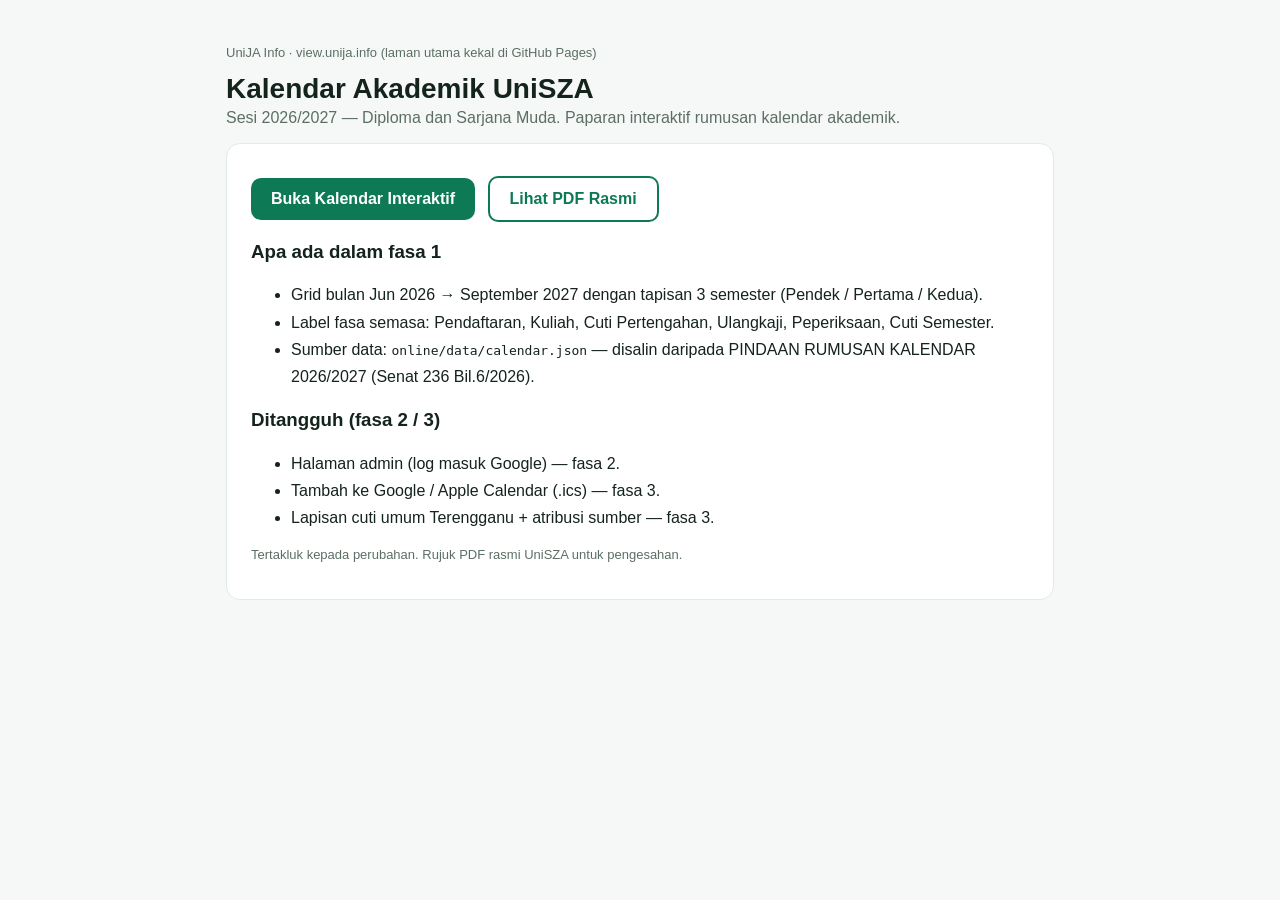
<file: online/index.html>
<!DOCTYPE html>
<html lang="ms">
<head>
<meta charset="UTF-8">
<meta name="viewport" content="width=device-width, initial-scale=1.0">
<!-- deploy-trigger: 2026-11-10 root-directory online -->
<title>UniJA Info — Kalendar Akademik UniSZA</title>
<style>
:root { --bg:#f6f8f7; --card:#fff; --ink:#14231c; --muted:#5c6f64; --brand:#0e7a55; --line:#e2eae5; }
* { box-sizing:border-box; }
body { margin:0; font-family:-apple-system,BlinkMacSystemFont,"Segoe UI",Roboto,Helvetica,Arial,sans-serif; background:var(--bg); color:var(--ink); }
.wrap { max-width:860px; margin:0 auto; padding:32px 16px 64px; }
.card { background:var(--card); border:1px solid var(--line); border-radius:14px; padding:24px; margin-top:16px; }
h1 { font-size:28px; margin:8px 0 4px; }
p.sub { color:var(--muted); margin:0 0 8px; }
.btn { display:inline-block; background:var(--brand); color:#fff; text-decoration:none; padding:12px 20px; border-radius:10px; font-weight:700; margin:8px 8px 0 0; }
.btn.ghost { background:#fff; color:var(--brand); border:2px solid var(--brand); }
ul { line-height:1.7; }
.small { color:var(--muted); font-size:13px; }
</style>
</head>
<body>
<div class="wrap">
  <p class="small">UniJA Info · view.unija.info (laman utama kekal di GitHub Pages)</p>
  <h1>Kalendar Akademik UniSZA</h1>
  <p class="sub">Sesi 2026/2027 — Diploma dan Sarjana Muda. Paparan interaktif rumusan kalendar akademik.</p>
  <div class="card">
    <a class="btn" href="./kalendar/">Buka Kalendar Interaktif</a>
    <a class="btn ghost" href="https://view.unija.info/file/rumusan_kalendar_akademik.html">Lihat PDF Rasmi</a>
    <h3>Apa ada dalam fasa 1</h3>
    <ul>
      <li>Grid bulan Jun 2026 → September 2027 dengan tapisan 3 semester (Pendek / Pertama / Kedua).</li>
      <li>Label fasa semasa: Pendaftaran, Kuliah, Cuti Pertengahan, Ulangkaji, Peperiksaan, Cuti Semester.</li>
      <li>Sumber data: <code>online/data/calendar.json</code> — disalin daripada PINDAAN RUMUSAN KALENDAR 2026/2027 (Senat 236 Bil.6/2026).</li>
    </ul>
    <h3>Ditangguh (fasa 2 / 3)</h3>
    <ul>
      <li>Halaman admin (log masuk Google) — fasa 2.</li>
      <li>Tambah ke Google / Apple Calendar (.ics) — fasa 3.</li>
      <li>Lapisan cuti umum Terengganu + atribusi sumber — fasa 3.</li>
    </ul>
    <p class="small">Tertakluk kepada perubahan. Rujuk PDF rasmi UniSZA untuk pengesahan.</p>
  </div>
</div>
</body>
</html>
</file>
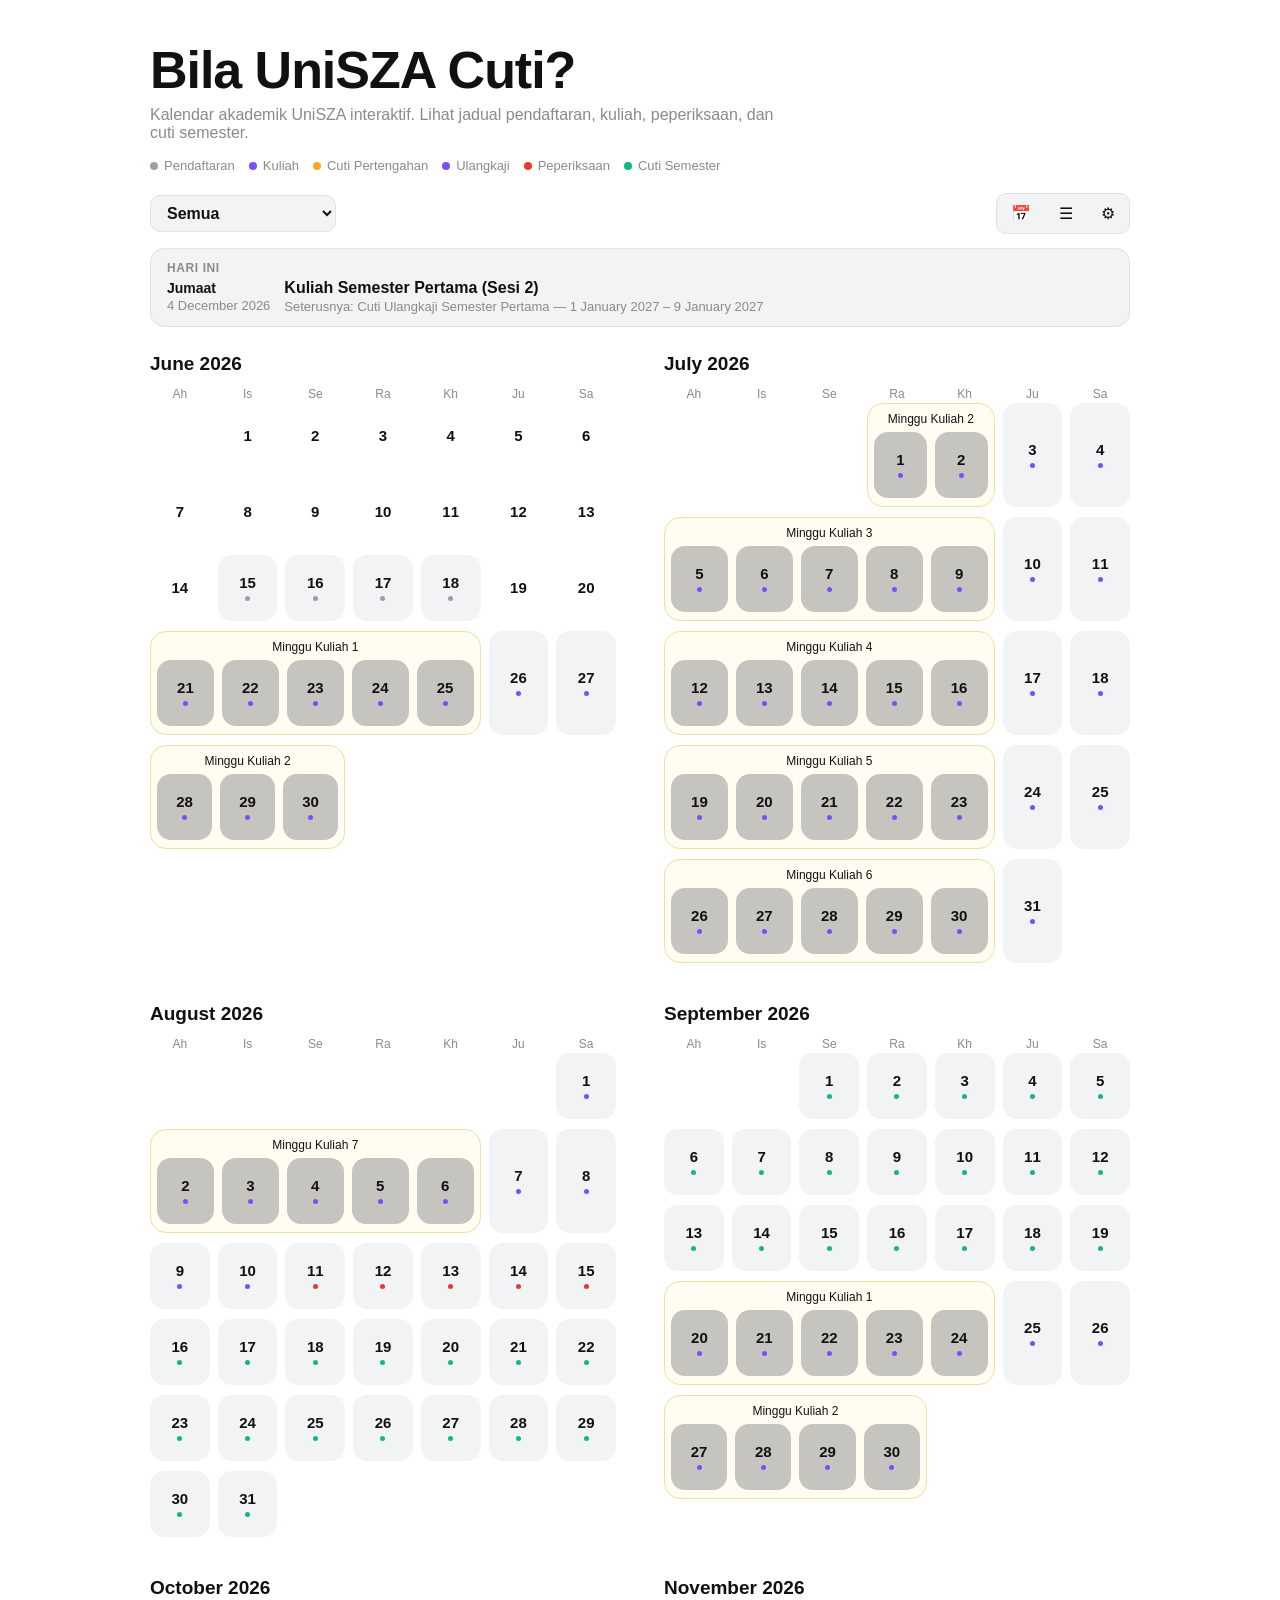
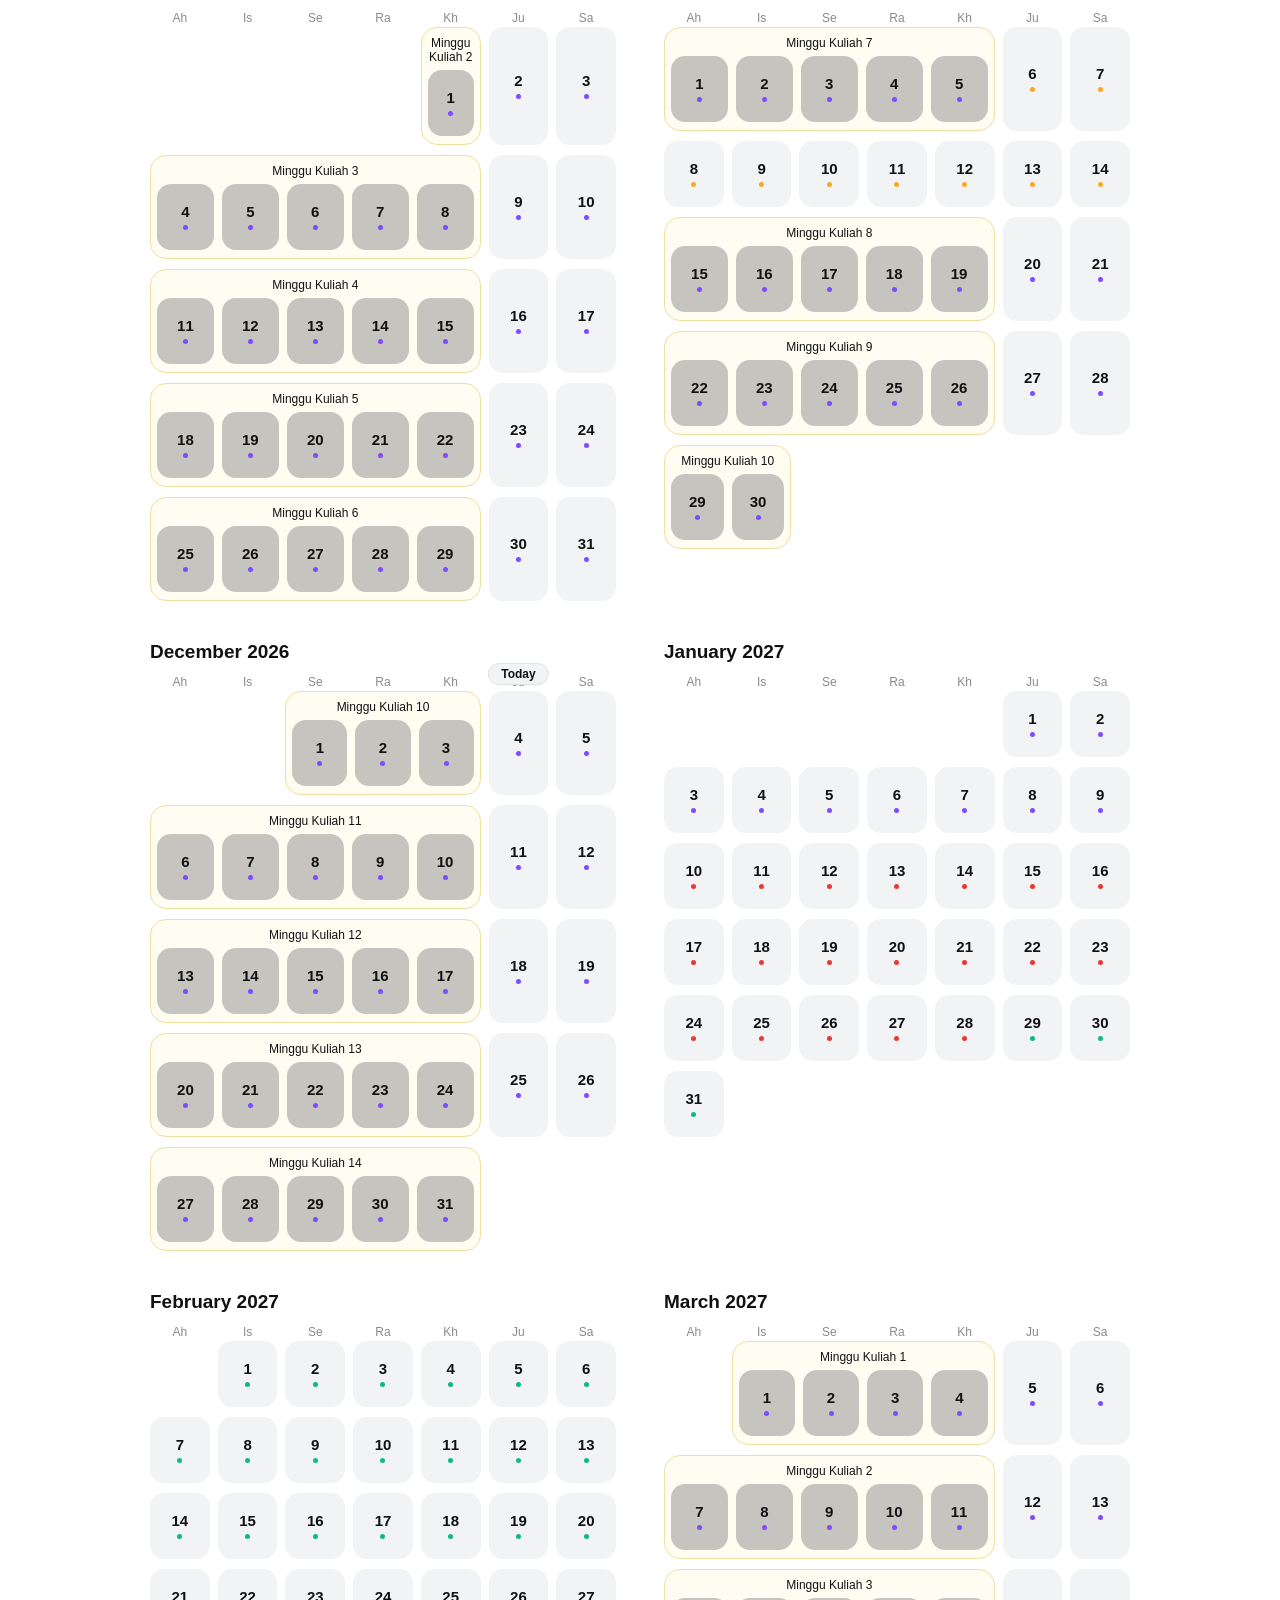
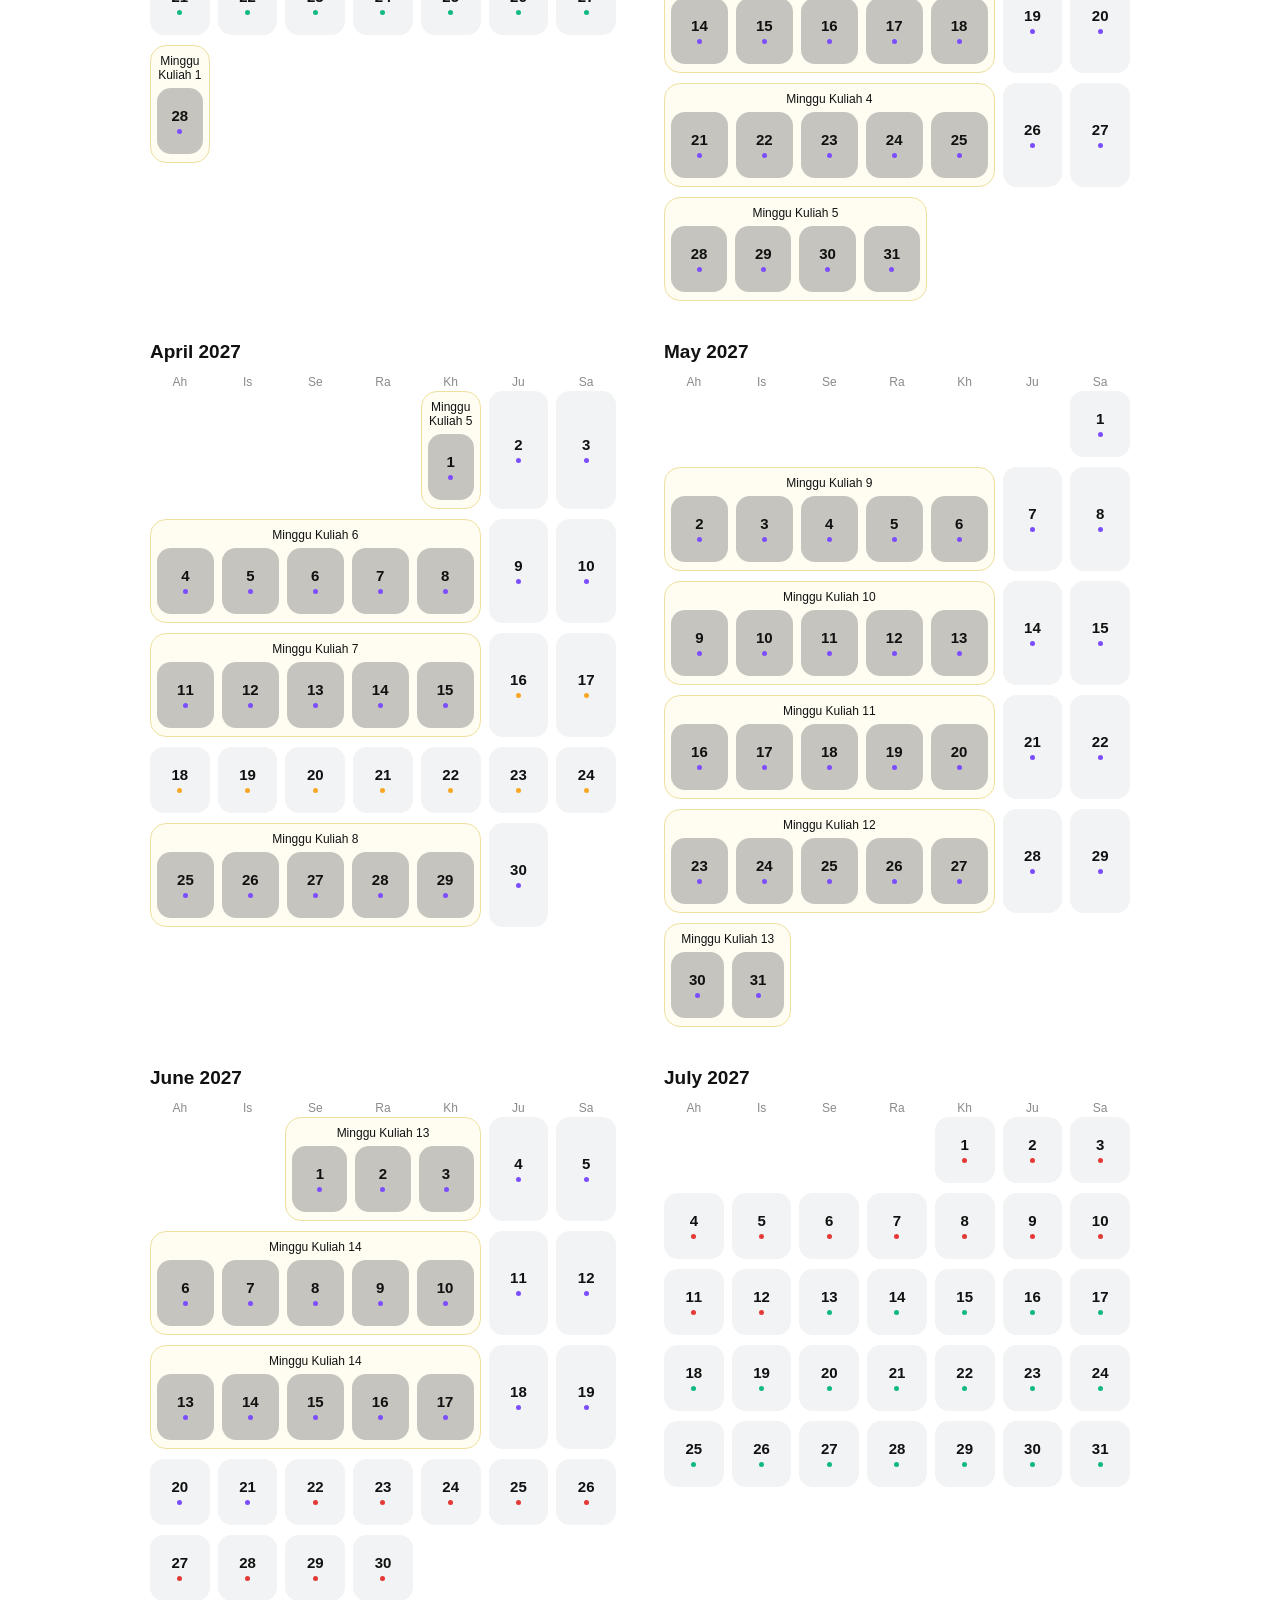
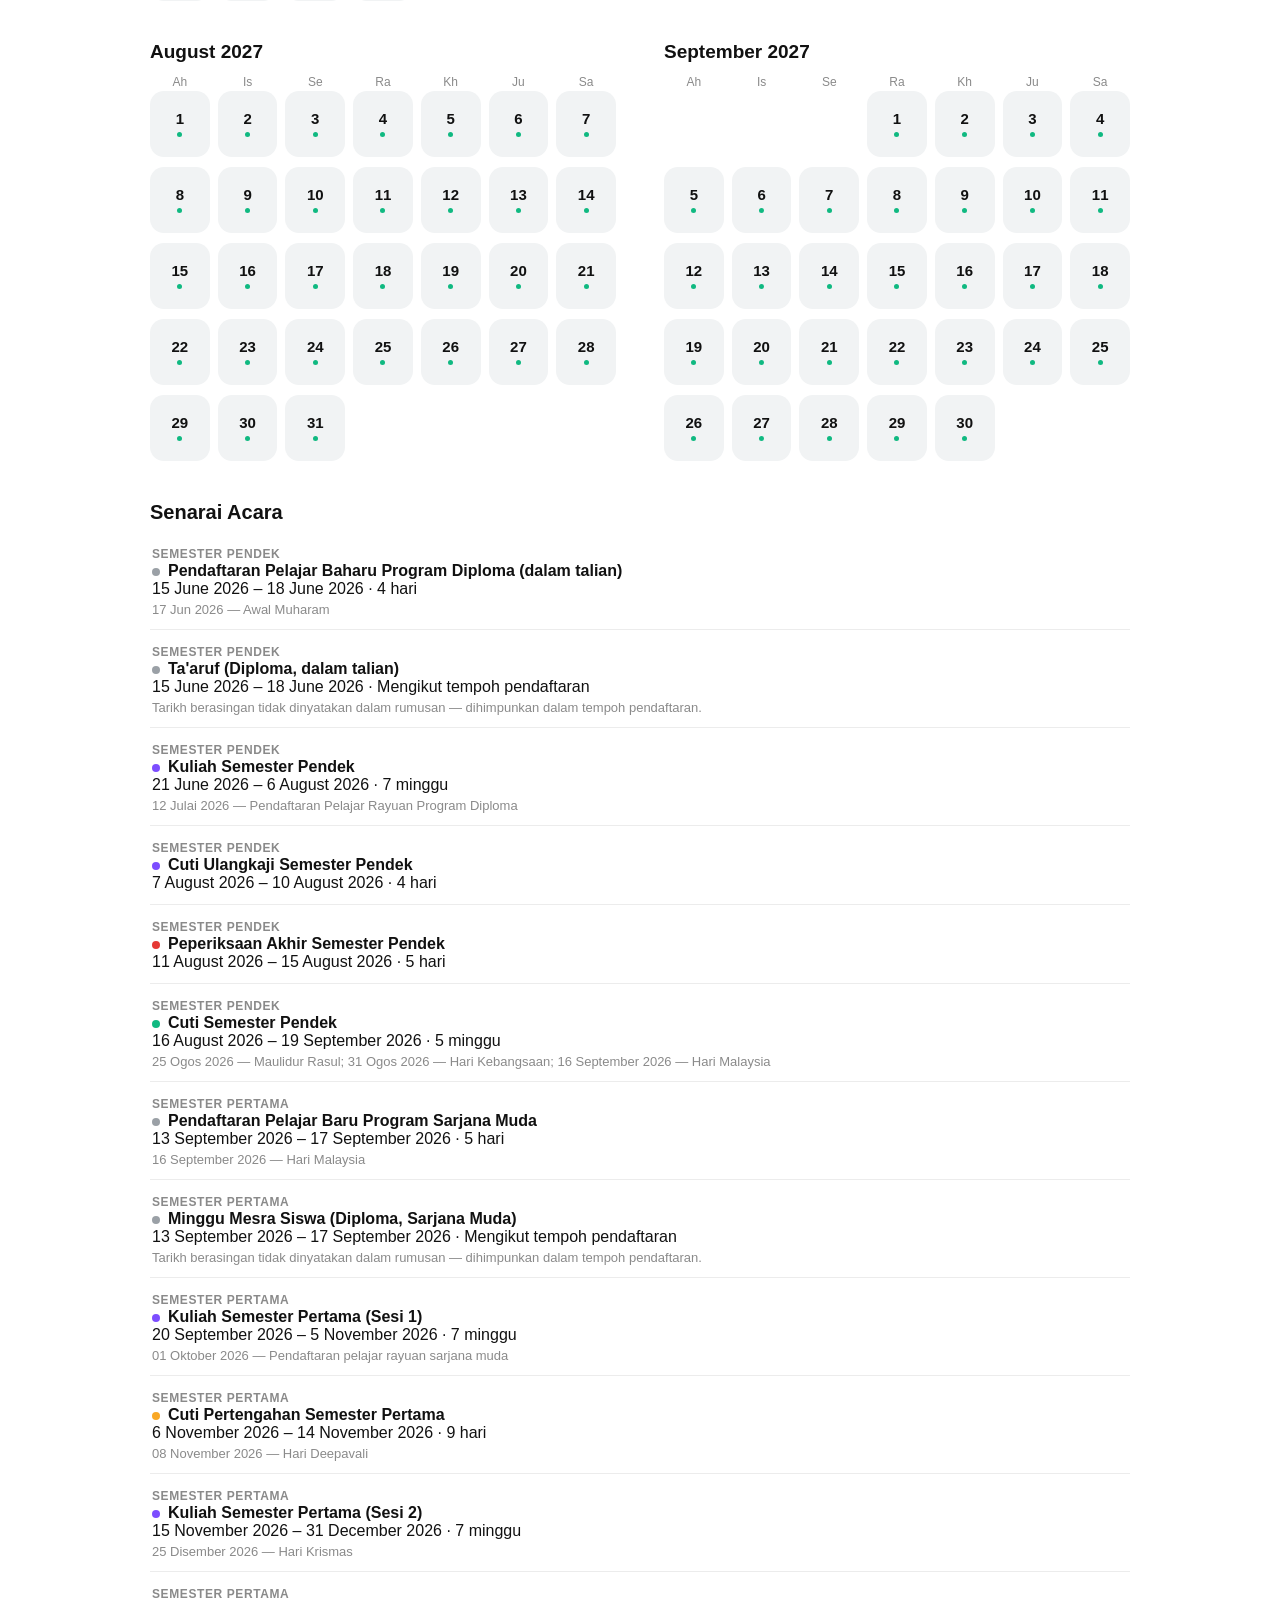
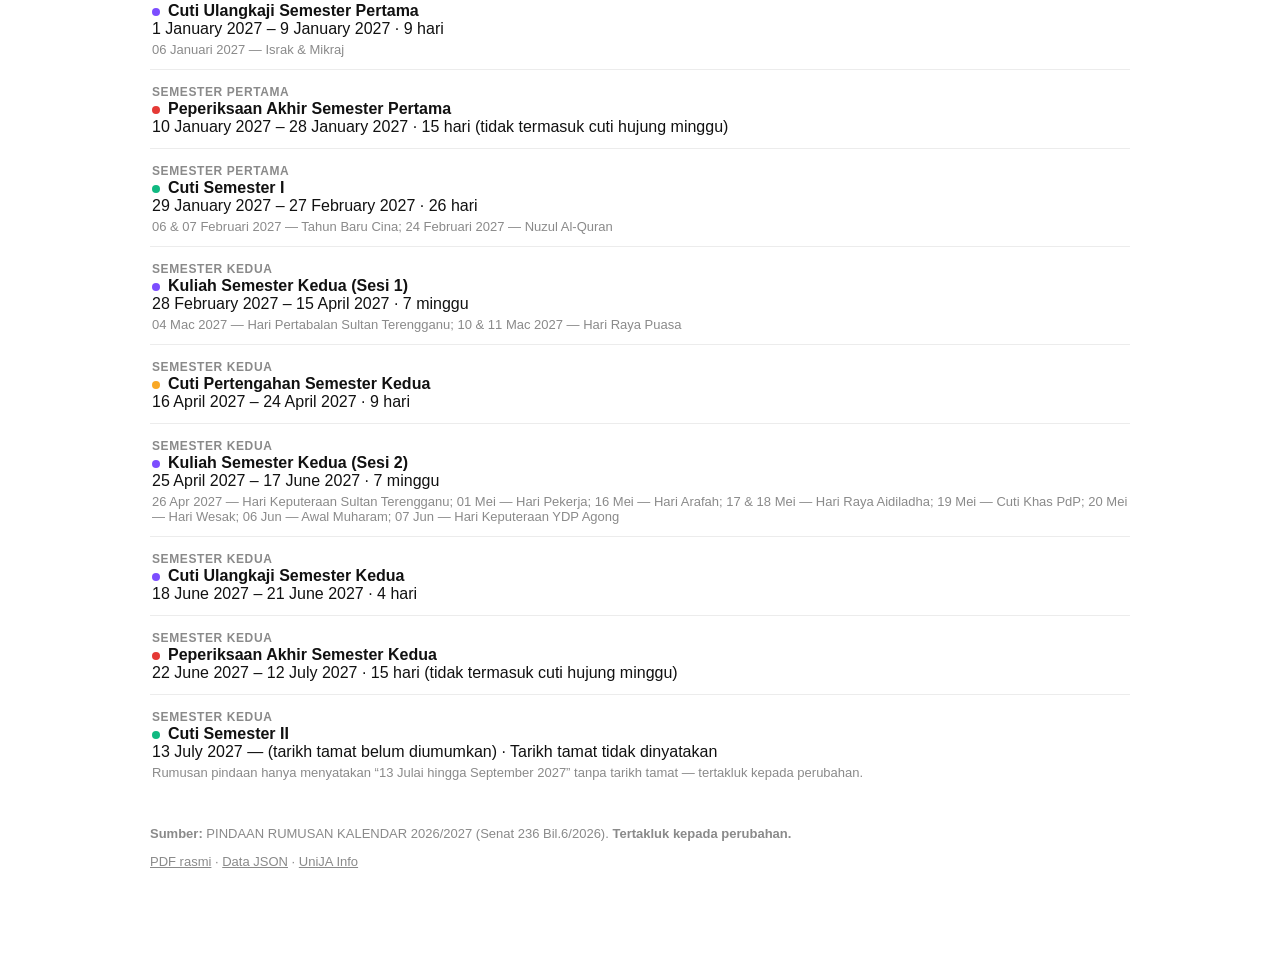
<file: online/kalendar/index.html>
<!DOCTYPE html>
<html lang="ms" data-theme="light">
<head>
<meta charset="UTF-8">
<meta name="viewport" content="width=device-width, initial-scale=1.0">
<title>Bila UniSZA Cuti? — Kalendar Akademik 2026/2027</title>
<link rel="stylesheet" href="./styles.css">
</head>
<body>
<main class="page">
  <p id="week-pill" class="week-pill">—</p>
  <h1>Bila UniSZA Cuti?</h1>
  <p class="tagline">Kalendar akademik UniSZA interaktif. Lihat jadual pendaftaran, kuliah, peperiksaan, dan cuti semester.</p>
  <div id="legend" class="legend"></div>

  <div class="toolbar">
    <select id="sem-select" aria-label="Tapisan semester">
      <option value="semua">Semua</option>
      <option value="pendek">Semester Pendek</option>
      <option value="pertama">Semester Pertama</option>
      <option value="kedua">Semester Kedua</option>
    </select>
    <div class="toolbar-actions">
      <button id="today-btn" type="button" title="Lompat ke hari ini">📅</button>
      <button id="list-btn" type="button" title="Senarai acara">☰</button>
      <button id="theme-btn" type="button" title="Tukar tema">⚙</button>
    </div>
  </div>

  <section id="today-card" class="today-card" aria-live="polite">
    <p class="today-label">Hari Ini</p>
    <div class="today-date"><strong id="today-dow">—</strong><span id="today-full">—</span></div>
    <div class="today-info"><p id="today-phase" class="today-phase">Memuatkan…</p><p id="today-next" class="today-next"></p></div>
  </section>

  <section id="months" class="months"></section>

  <section id="list-section" class="list-section">
    <h2>Senarai Acara</h2>
    <ul id="event-list" class="event-list"></ul>
  </section>

  <footer class="foot">
    <p><strong>Sumber:</strong> PINDAAN RUMUSAN KALENDAR 2026/2027 (Senat 236 Bil.6/2026). <strong>Tertakluk kepada perubahan.</strong></p>
    <p><a href="https://view.unija.info/file/rumusan_kalendar_akademik.html">PDF rasmi</a> · <a href="../data/calendar.json">Data JSON</a> · <a href="../">UniJA Info</a></p>
  </footer>
</main>

<script src="./app.js"></script>
</body>
</html>
</file>
<file: online/kalendar/styles.css>
/* Bila-UniSZA-Cuti theme — minimal, vanilla CSS. Light default + dark via [data-theme]. */
:root {
  --bg:#ffffff; --ink:#111111; --muted:#8a8a8a; --fill:#f1f3f4; --fill-hover:#e6e9eb;
  --card-border:#ececec; --pill-border:#e2e2e2;
  --pendaftaran:#9aa0a6; --kuliah:#7c4dff; --peperiksaan:#e53935; --cuti:#10b981;
  --cuti-pertengahan:#f9a825; --ulangkaji:#7c4dff; --cuti-semester:#10b981;
}
html[data-theme="dark"] {
  --bg:#0a0a0a; --ink:#f2f2f2; --muted:#9a9a9a; --fill:#16181d; --fill-hover:#20242c;
  --card-border:#1d1f24; --pill-border:#2a2d34;
}
* { box-sizing:border-box; }
body { margin:0; background:var(--bg); color:var(--ink); font-family:Inter,-apple-system,BlinkMacSystemFont,"Segoe UI",Roboto,Helvetica,Arial,sans-serif; transition:background .2s,color .2s; }
.page { max-width:1020px; margin:0 auto; padding:28px 20px 80px; }
.week-pill { display:inline-block; margin:0; font-size:13px; color:var(--ink); border:1px solid var(--pill-border); border-radius:999px; padding:4px 14px; background:transparent; }
h1 { font-size:clamp(34px,6vw,52px); letter-spacing:-.02em; margin:12px 0 6px; font-weight:800; }
.tagline { color:var(--muted); margin:0 0 14px; max-width:640px; }
.legend { display:flex; flex-wrap:wrap; gap:14px; margin:6px 0 18px; }
.legend button { background:none; border:none; cursor:pointer; font-size:13px; color:var(--muted); display:inline-flex; align-items:center; gap:6px; padding:2px 0; }
.legend button[aria-pressed="true"] { color:var(--ink); font-weight:700; }
.dot { width:8px; height:8px; border-radius:50%; display:inline-block; }
.toolbar { display:flex; justify-content:space-between; align-items:center; gap:12px; margin-bottom:6px; }
#sem-select { font:inherit; font-weight:600; color:var(--ink); background:var(--fill); border:1px solid var(--pill-border); border-radius:10px; padding:8px 12px; cursor:pointer; }
.toolbar-actions { display:flex; gap:8px; background:var(--fill); border:1px solid var(--pill-border); border-radius:10px; padding:4px; }
.toolbar-actions button { background:transparent; border:none; color:var(--ink); font-size:16px; cursor:pointer; border-radius:8px; padding:6px 10px; }
.toolbar-actions button:hover { background:var(--fill-hover); }
.today-card { display:flex; flex-wrap:wrap; gap:4px 14px; align-items:center; background:var(--fill); border:1px solid var(--pill-border); border-radius:14px; padding:12px 16px; margin:14px 0 4px; }
.today-label { flex-basis:100%; margin:0; font-size:12px; font-weight:700; color:var(--muted); text-transform:uppercase; letter-spacing:.05em; }
.today-date strong { display:block; font-size:14px; }
.today-date span { color:var(--muted); font-size:13px; }
.today-phase { margin:0; font-weight:700; }
.today-next { margin:2px 0 0; color:var(--muted); font-size:13px; }
.months { display:grid; grid-template-columns:1fr 1fr; gap:8px 48px; }
.month h2 { font-size:19px; margin:22px 0 10px; font-weight:700; }
.grid { display:grid; grid-template-columns:repeat(7,1fr); gap:8px; }
.dow { font-size:12px; color:var(--muted); text-align:center; padding:2px 0; }
.day { position:relative; border:none; background:transparent; color:var(--ink); font:inherit; font-size:15px; font-weight:600; border-radius:14px; min-height:66px; padding:12px 0 14px; cursor:pointer; text-align:center; }
.day .bar { display:block; width:5px; height:5px; border-radius:50%; background:transparent; margin:5px auto 0; }
.week-row { display:grid; grid-template-columns:repeat(7,1fr); gap:8px; margin-bottom:10px; }
.week-grid { display:grid; gap:8px; }
.week-group { background:#fffdf2; border:1px solid #eee0a0; border-radius:16px; padding:8px 6px 8px; }
.week-title { text-align:center; font-weight:400; font-size:12px; color:#111; margin-bottom:6px; }
html[data-theme="dark"] .week-group { background:#242104; border:1px solid #57501a; }
html[data-theme="dark"] .week-title { color:#f5e9a8; }
.week-group .day.has-event { background:rgba(127,127,127,.45); }
.week-group .day.has-event:hover { background:rgba(127,127,127,.6); }
.day.has-event { background:var(--fill); }
.day.has-event:hover { background:var(--fill-hover); }
.day.t-pendaftaran .bar { background:var(--pendaftaran); }
.day.t-kuliah .bar { background:var(--kuliah); }
.day.t-cuti-pertengahan .bar { background:var(--cuti-pertengahan); }
.day.t-ulangkaji .bar { background:var(--ulangkaji); }
.day.t-peperiksaan .bar { background:var(--peperiksaan); }
.day.t-cuti-semester .bar { background:var(--cuti-semester); }
.day.empty { cursor:default; }
.day .today-tip { position:absolute; left:50%; transform:translateX(-50%); bottom:calc(100% + 6px); background:var(--fill); border:1px solid var(--pill-border); color:var(--ink); font-size:12px; font-weight:600; border-radius:999px; padding:3px 12px; white-space:nowrap; }
.event-list { list-style:none; margin:8px 0 0; padding:0; }
.event-list li { border-top:1px solid var(--card-border); padding:12px 2px; }
.event-list li:first-child { border-top:none; }
.badge { display:inline-block; width:8px; height:8px; border-radius:50%; margin-right:8px; }
.b-pendaftaran { background:var(--pendaftaran); } .b-kuliah { background:var(--kuliah); }
.b-cuti-pertengahan { background:var(--cuti-pertengahan); } .b-ulangkaji { background:var(--ulangkaji); }
.b-peperiksaan { background:var(--peperiksaan); } .b-cuti-semester { background:var(--cuti-semester); }
.sem { font-size:12px; font-weight:700; color:var(--muted); text-transform:uppercase; letter-spacing:.05em; }
.range { font-weight:700; }
.nota { color:var(--muted); font-size:13px; margin:4px 0 0; }
.list-section h2 { font-size:20px; margin:30px 0 4px; }
.foot { margin-top:34px; color:var(--muted); font-size:13px; }
.foot a { color:inherit; }
@media (max-width:760px) { .months { grid-template-columns:1fr; } .day { min-height:54px; } }

/* Day-cell popup: hover preview on desktop, tap to pin on touch. */
.cal-popup { position:fixed; z-index:50; max-width:min(320px,calc(100vw - 16px)); max-height:60vh; overflow:auto; background:var(--bg); color:var(--ink); border:1px solid var(--pill-border); border-radius:14px; box-shadow:0 12px 32px rgba(0,0,0,.18); padding:12px 14px; }
.cal-popup.hidden { display:none; }
.cal-popup h3 { margin:0 28px 6px 0; font-size:14px; }
.cal-popup .popup-close { position:absolute; top:6px; right:6px; background:none; border:none; color:var(--muted); cursor:pointer; font-size:14px; padding:4px 8px; }
.cal-popup ul { list-style:none; margin:0; padding:0; }
.cal-popup li { border-top:1px solid var(--card-border); padding:8px 0; font-size:13px; }
.cal-popup li:first-child { border-top:none; }
.cal-popup .range { font-weight:700; }
.cal-popup .nota { color:var(--muted); font-size:12px; margin:3px 0 0; }
.cal-popup .none { color:var(--muted); font-size:13px; margin:0; }
</file>
